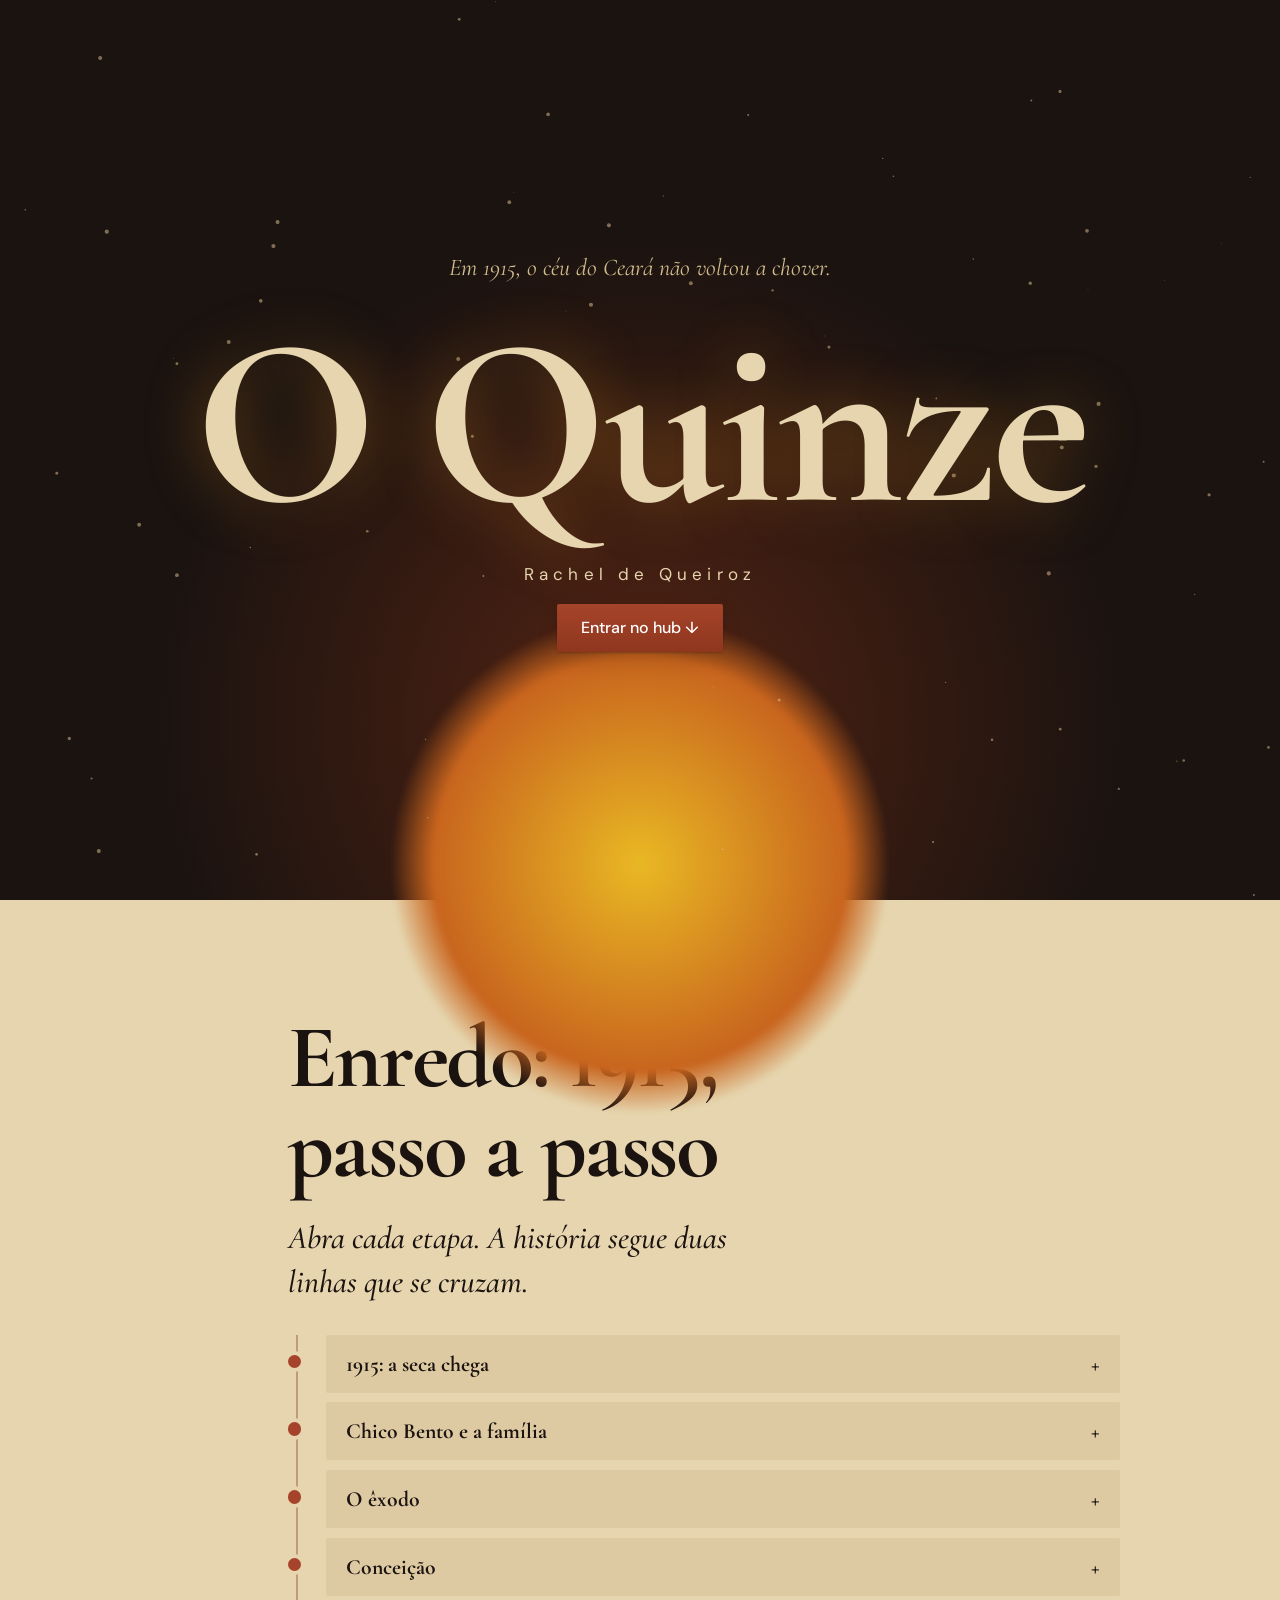
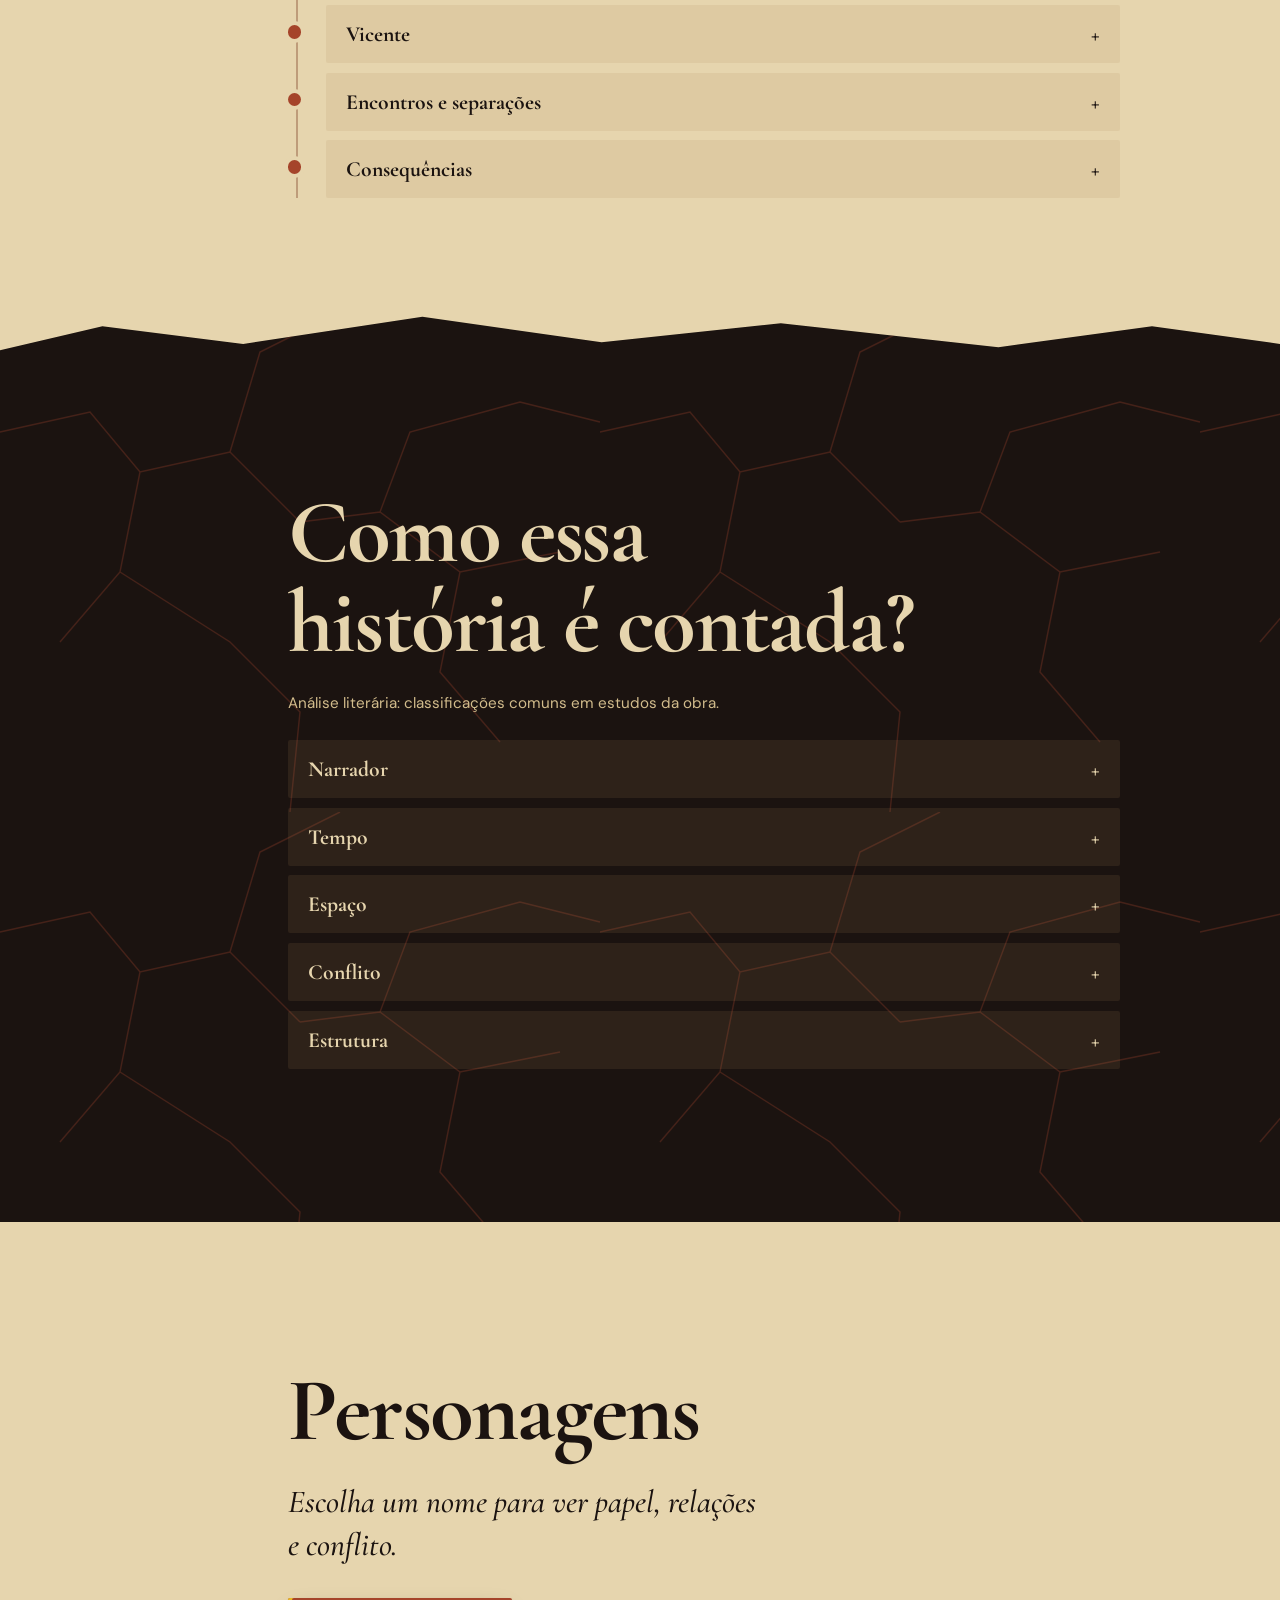
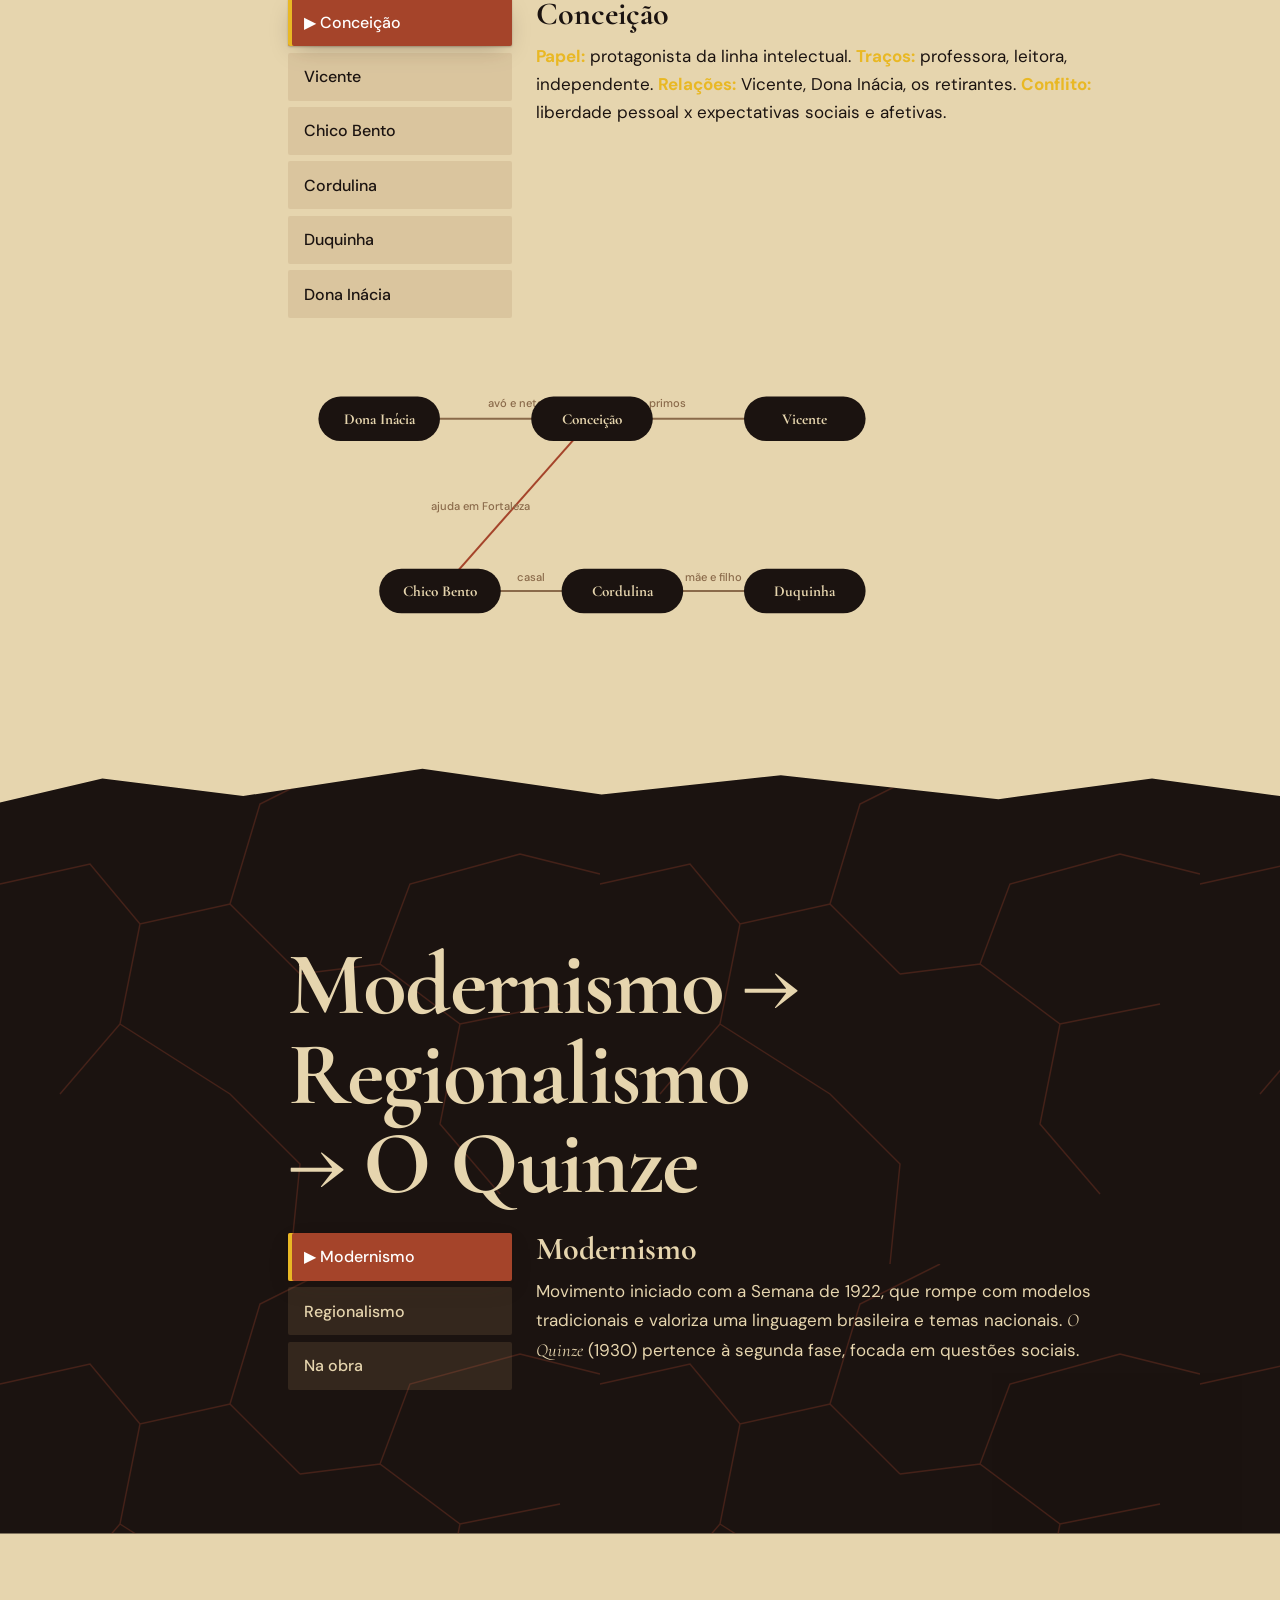
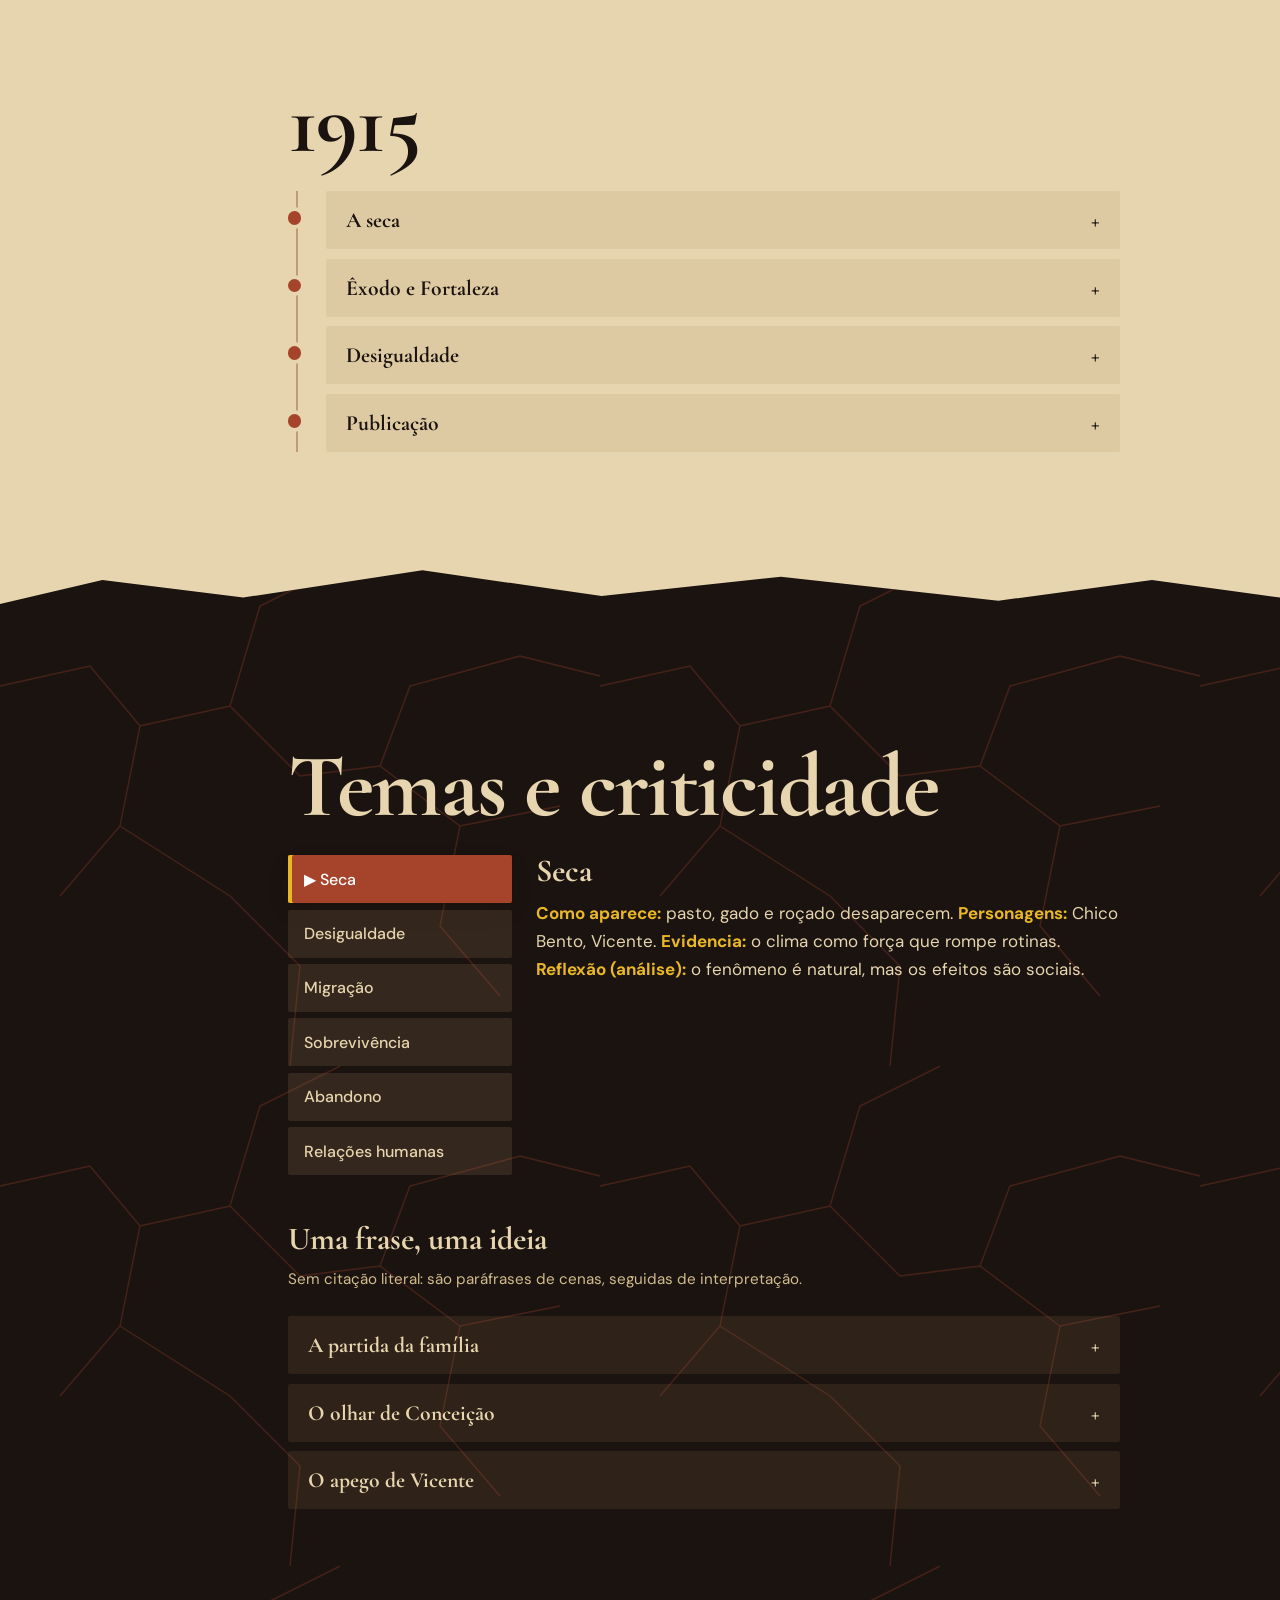
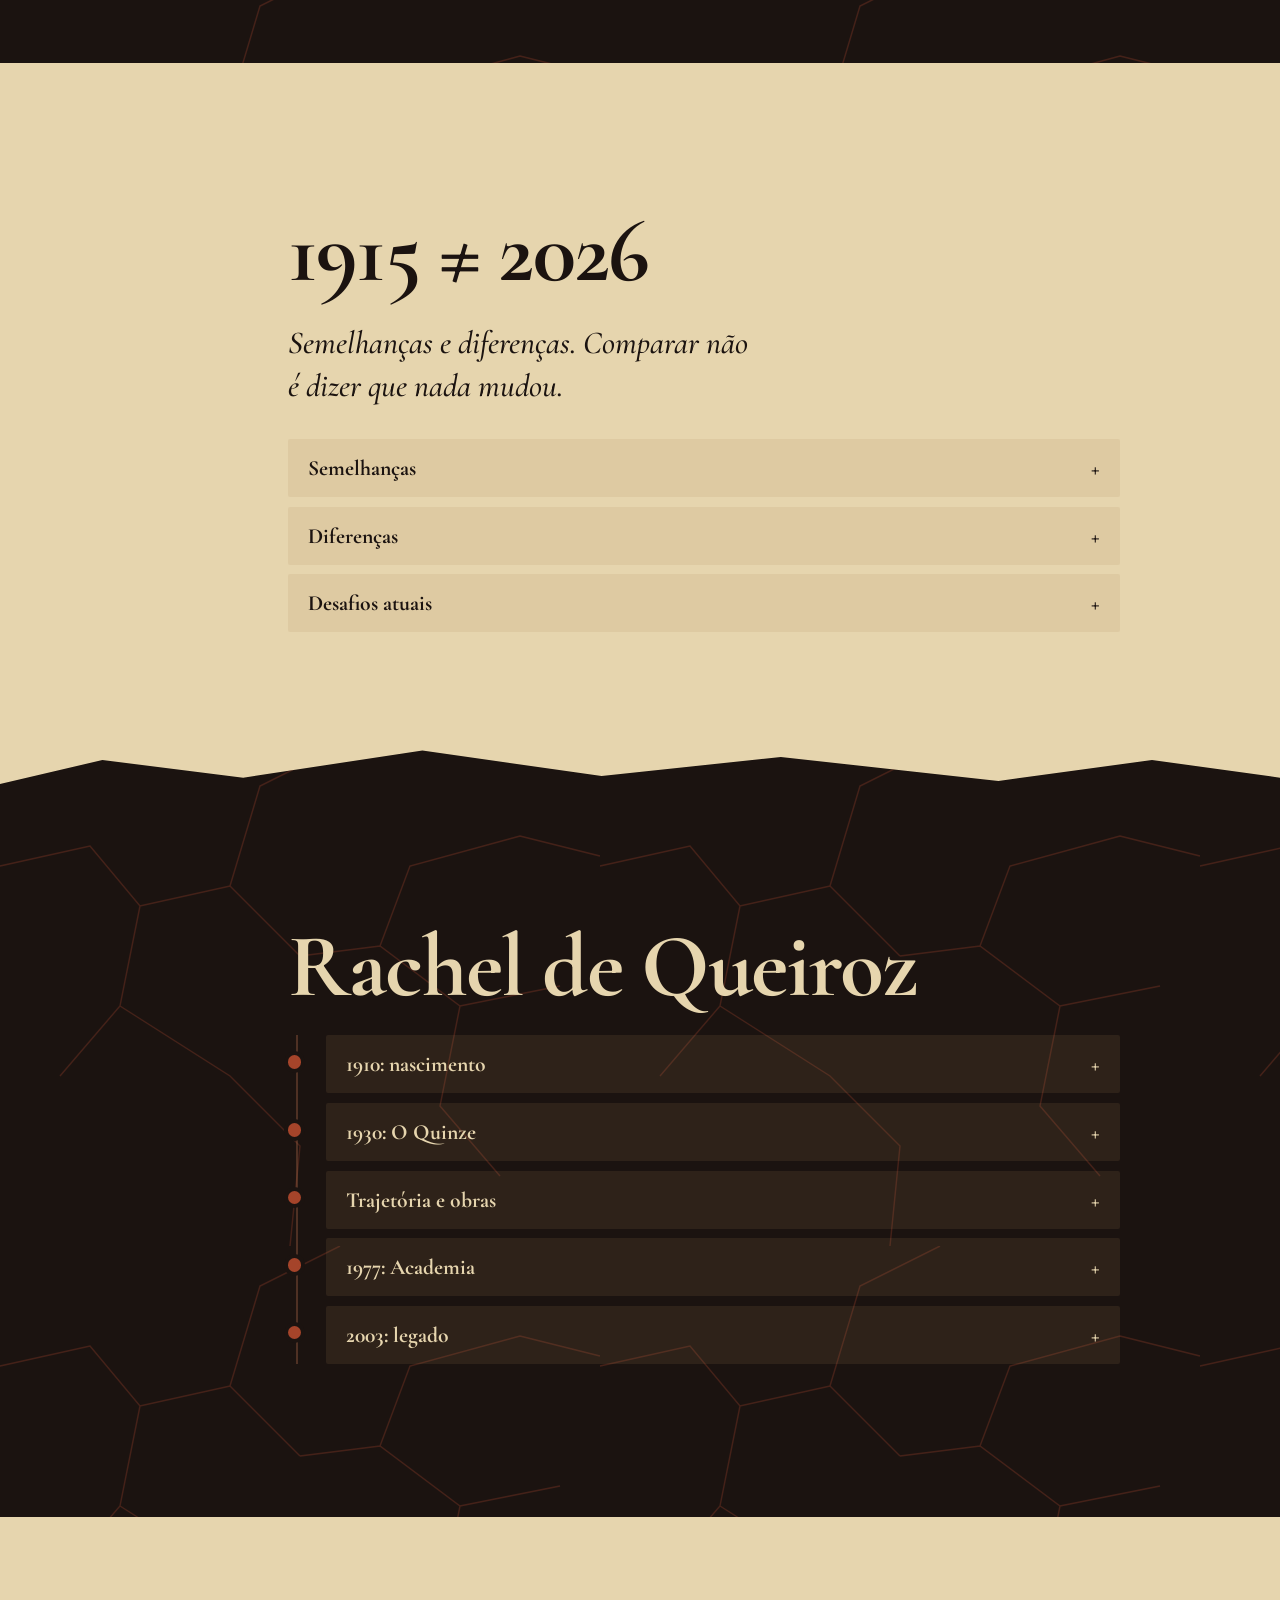
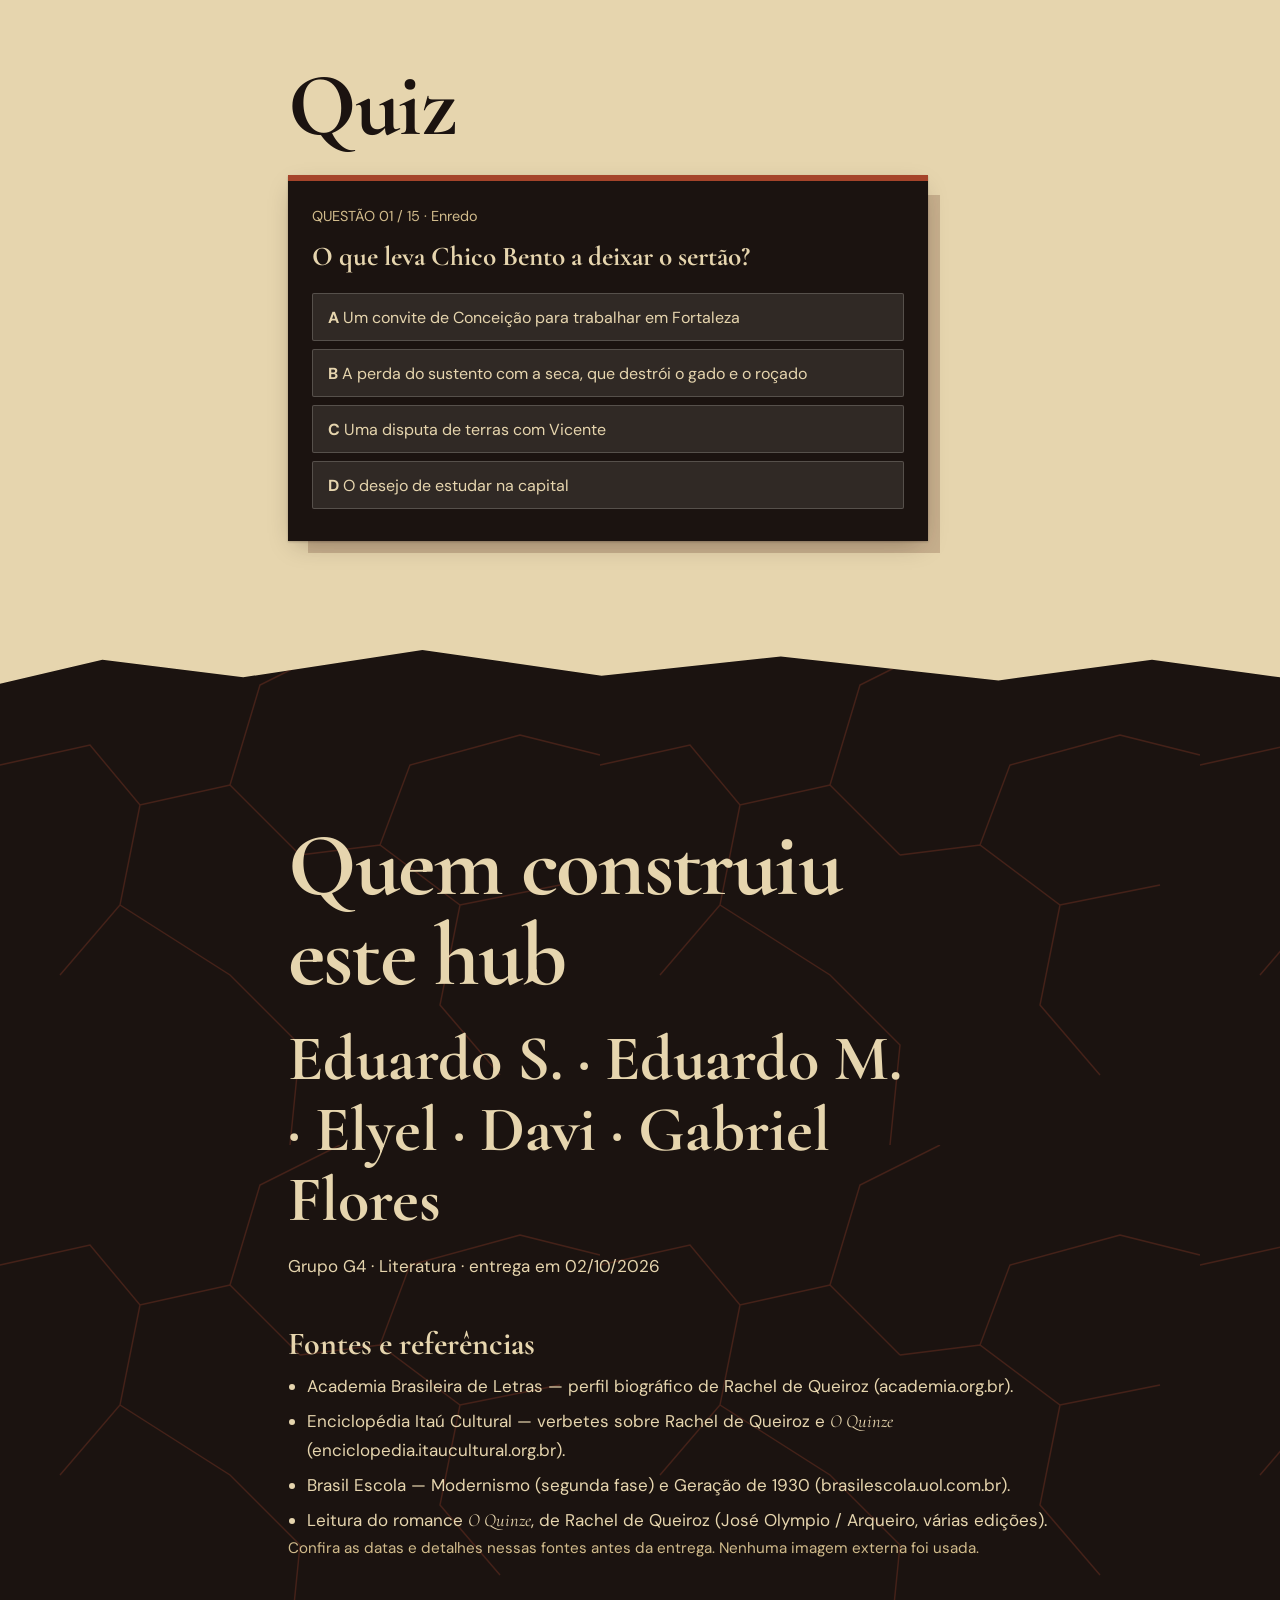
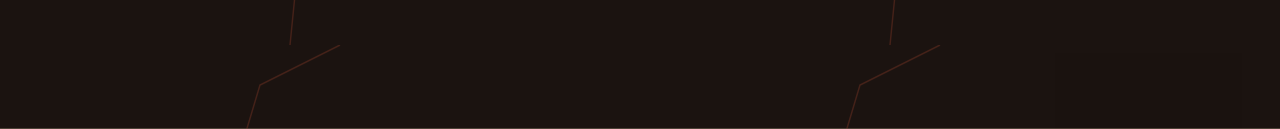
<file: index.html>
<!DOCTYPE html>
<html lang="pt-BR">
<head>
<meta charset="utf-8">
<meta name="viewport" content="width=device-width, initial-scale=1, viewport-fit=cover">
<title>O Quinze — Hub literário · Grupo G4</title>
<meta name="description" content="Hub interativo sobre O Quinze, de Rachel de Queiroz.">
<!-- CDN: Google Fonts (Cormorant Garamond = títulos, DM Sans = interface). Sem fallback de rede, o navegador usa serif/sans-serif. -->
<link rel="preconnect" href="https://fonts.googleapis.com">
<link rel="preconnect" href="https://fonts.gstatic.com" crossorigin>
<link href="https://fonts.googleapis.com/css2?family=Cormorant+Garamond:ital,wght@0,500;0,700;1,500&family=DM+Sans:wght@400;500;700&display=swap" rel="stylesheet">
<link rel="stylesheet" href="style.css">
</head>
<body class="locked">

<!-- ABERTURA -->
<div id="intro" role="dialog" aria-label="Abertura">
  <canvas id="dust" aria-hidden="true"></canvas>
  <p class="intro-line">Em 1915, o céu do Ceará não voltou a chover.</p>
  <h1>O Quinze</h1>
  <p class="intro-author">Rachel de Queiroz</p>
  <button id="enter" class="btn">Entrar no hub ↓</button>
</div>

<!-- ÍNDICE LATERAL (vira barra inferior no mobile) -->
<nav id="rail" aria-label="Capítulos">
  <div id="progress" aria-hidden="true"></div>
  <ol>
    <li><a href="#obra">01 <span>A obra</span></a></li>
    <li><a href="#enredo">02 <span>Enredo</span></a></li>
    <li><a href="#narrativa">03 <span>Quem narra</span></a></li>
    <li><a href="#personagens">04 <span>Personagens</span></a></li>
    <li><a href="#escola">05 <span>Modernismo</span></a></li>
    <li><a href="#contexto">06 <span>1915</span></a></li>
    <li><a href="#temas">07 <span>Temas</span></a></li>
    <li><a href="#hoje">08 <span>Hoje</span></a></li>
    <li><a href="#autora">09 <span>A autora</span></a></li>
    <li><a href="#quiz">10 <span>Quiz</span></a></li>
    <li><a href="#fontes">11 <span>Fontes</span></a></li>
  </ol>
</nav>

<main>
  <section id="obra" class="dark">
    <div class="big15" aria-hidden="true"><span id="count">0</span></div>
    <div class="wrap">
      <h2>A obra</h2>
      <p class="lead"><i>O Quinze</i>, romance de estreia de Rachel de Queiroz, foi publicado em 1930. O título remete à grande seca de 1915 no Ceará, que serve de pano de fundo para a história.</p>
      <dl class="facts">
        <div><dt>Autora</dt><dd>Rachel de Queiroz (1910–2003)</dd></div>
        <div><dt>Publicação</dt><dd>1930</dd></div>
        <div><dt>Gênero</dt><dd>Romance regionalista</dd></div>
        <div><dt>Espaço</dt><dd>Sertão cearense e Fortaleza</dd></div>
      </dl>
      <p>Por que importa: é um marco do romance social nordestino e da chamada Geração de 1930, que passou a tratar a seca, a pobreza e a desigualdade como problemas humanos e sociais, não como paisagem exótica.</p>
    </div>
  </section>

  <section id="enredo"><div class="wrap"><h2>Enredo: 1915, passo a passo</h2>
    <p class="lead">Abra cada etapa. A história segue duas linhas que se cruzam.</p>
    <div data-render="enredo"></div></div></section>

  <section id="narrativa" class="dark"><div class="wrap"><h2>Como essa história é contada?</h2>
    <p class="note">Análise literária: classificações comuns em estudos da obra.</p>
    <div data-render="narrativa"></div></div></section>

  <section id="personagens"><div class="wrap"><h2>Personagens</h2>
    <p class="lead">Escolha um nome para ver papel, relações e conflito.</p>
    <div data-render="personagens" class="split"></div>
    <svg id="relmap" viewBox="0 0 600 290" role="group" aria-label="Mapa de relações. Clique em um nome para abrir a personagem.">
  <g stroke-width="2" stroke="currentColor" fill="none">
    <line pathLength="1" x1="150" y1="60" x2="300" y2="60"/><line pathLength="1" x1="300" y1="60" x2="450" y2="60"/>
    <line pathLength="1" x1="300" y1="60" x2="150" y2="230" class="soft"/>
    <line pathLength="1" x1="150" y1="230" x2="330" y2="230"/><line pathLength="1" x1="330" y1="230" x2="510" y2="230"/>
  </g>
  <g class="lab"><text x="225" y="48">avó e neta</text><text x="375" y="48">primos</text><text x="190" y="150">ajuda em Fortaleza</text><text x="240" y="220">casal</text><text x="420" y="220">mãe e filho</text></g>
  <g class="node" data-i="5" tabindex="0" role="button" aria-label="Ver Dona Inácia"><rect x="30" y="38" width="120" height="44" rx="22"/><text x="90" y="65">Dona Inácia</text></g>
  <g class="node" data-i="0" tabindex="0" role="button" aria-label="Ver Conceição"><rect x="240" y="38" width="120" height="44" rx="22"/><text x="300" y="65">Conceição</text></g>
  <g class="node" data-i="1" tabindex="0" role="button" aria-label="Ver Vicente"><rect x="450" y="38" width="120" height="44" rx="22"/><text x="510" y="65">Vicente</text></g>
  <g class="node" data-i="2" tabindex="0" role="button" aria-label="Ver Chico Bento"><rect x="90" y="208" width="120" height="44" rx="22"/><text x="150" y="235">Chico Bento</text></g>
  <g class="node" data-i="3" tabindex="0" role="button" aria-label="Ver Cordulina"><rect x="270" y="208" width="120" height="44" rx="22"/><text x="330" y="235">Cordulina</text></g>
  <g class="node" data-i="4" tabindex="0" role="button" aria-label="Ver Duquinha"><rect x="450" y="208" width="120" height="44" rx="22"/><text x="510" y="235">Duquinha</text></g>
</svg></div></section>

  <section id="escola" class="dark"><div class="wrap"><h2>Modernismo → Regionalismo → O Quinze</h2>
    <div data-render="escola" class="split"></div></div></section>

  <section id="contexto"><div class="wrap"><h2>1915</h2>
    <div data-render="contexto"></div></div></section>

  <section id="temas" class="dark"><div class="wrap"><h2>Temas e criticidade</h2>
    <div data-render="temas" class="split"></div>
    <h3>Uma frase, uma ideia</h3>
    <p class="note">Sem citação literal: são paráfrases de cenas, seguidas de interpretação.</p>
    <div data-render="frases"></div></div></section>

  <section id="hoje"><div class="wrap"><h2>1915 ≠ 2026</h2>
    <p class="lead">Semelhanças e diferenças. Comparar não é dizer que nada mudou.</p>
    <div data-render="hoje"></div></div></section>

  <section id="autora" class="dark"><div class="wrap"><h2>Rachel de Queiroz</h2>
    <div data-render="autora"></div></div></section>

  <section id="quiz"><div class="wrap"><h2>Quiz</h2>
    <div id="quizbox" aria-live="polite"></div></div></section>

  <section id="fontes" class="dark"><div class="wrap">
    <h2>Quem construiu este hub</h2>
    <p class="team">Eduardo S. · Eduardo M. · Elyel · Davi · Gabriel Flores</p>
    <p>Grupo G4 · Literatura · entrega em 02/10/2026</p>
    <h3>Fontes e referências</h3>
    <ul class="src">
      <li>Academia Brasileira de Letras — perfil biográfico de Rachel de Queiroz (academia.org.br).</li>
      <li>Enciclopédia Itaú Cultural — verbetes sobre Rachel de Queiroz e <i>O Quinze</i> (enciclopedia.itaucultural.org.br).</li>
      <li>Brasil Escola — Modernismo (segunda fase) e Geração de 1930 (brasilescola.uol.com.br).</li>
      <li>Leitura do romance <i>O Quinze</i>, de Rachel de Queiroz (José Olympio / Arqueiro, várias edições).</li>
    </ul>
    <p class="note">Confira as datas e detalhes nessas fontes antes da entrega. Nenhuma imagem externa foi usada.</p>
  </div></section>
</main>
<script src="script.js"></script>
</body>
</html>
</file>
<file: style.css>
/* ===== TOKENS: edite as cores aqui ===== */
:root{
  --paper:#E6D5AE; --sand:#D2BC8C; --terra:#A5442A; --ink:#1B1310; --dust:#8A6A4A; --sun:#E9B824;
  --serif:"Cormorant Garamond",Georgia,serif; --sans:"DM Sans",system-ui,sans-serif;
  --ease:cubic-bezier(0.16,1,0.3,1); --shadow:0 1px 2px hsl(20 40% 10%/.25),0 8px 24px -8px hsl(20 40% 10%/.35);
}
*{box-sizing:border-box;margin:0}
html{scroll-behavior:smooth;scroll-padding-top:1rem;-webkit-text-size-adjust:100%}
body{font:400 1.0625rem/1.65 var(--sans);background:var(--paper);color:var(--ink);touch-action:manipulation;-webkit-tap-highlight-color:transparent}
body.locked{overflow:hidden}
/* grão de papel */
body::after{content:"";position:fixed;inset:0;pointer-events:none;opacity:.12;mix-blend-mode:multiply;
  background:url("data:image/svg+xml,%3Csvg xmlns='http://www.w3.org/2000/svg' width='160' height='160'%3E%3Cfilter id='n'%3E%3CfeTurbulence baseFrequency='.8'/%3E%3C/filter%3E%3Crect width='160' height='160' filter='url(%23n)'/%3E%3C/svg%3E")}
h1,h2,h3{font-family:var(--serif);font-weight:700;line-height:1}
h2{font-size:clamp(2.4rem,6vw,5rem);margin-bottom:1.5rem;max-width:16ch}
h3{font-size:2rem;margin:3rem 0 .75rem}
i{font-family:var(--serif);font-size:1.08em}
a,button,summary{cursor:pointer}
:focus-visible{outline:3px solid var(--sun);outline-offset:3px}

/* abertura */
#intro{position:fixed;inset:0;z-index:50;background:var(--ink);color:var(--paper);display:grid;place-content:center;justify-items:center;gap:1rem;text-align:center;padding:2rem;
  transition:opacity .3s var(--ease),transform .3s var(--ease)}
#intro.out{opacity:0;transform:scale(1.06);pointer-events:none}
#intro h1{font-size:clamp(4.5rem,20vw,15rem);letter-spacing:-.02em;animation:rise .3s var(--ease) 1.2s backwards}
.intro-line{font-family:var(--serif);font-style:italic;font-size:1.5rem;color:var(--sand);animation:rise .3s var(--ease) .3s backwards}
.intro-author{letter-spacing:.3em;animation:rise .3s var(--ease) 1.4s backwards}
#enter{animation:rise .3s var(--ease) 1.7s backwards}
@keyframes rise{from{opacity:0;transform:translateY(12px)}}
.btn{font:500 1rem var(--sans);min-height:48px;padding:.75rem 1.5rem;border:0;border-radius:2px;background:var(--terra);color:#fff;
  box-shadow:var(--shadow);transition:transform .15s var(--ease),filter .15s}
.btn:hover{filter:brightness(1.12)}.btn:active{transform:scale(.97)}

/* índice lateral */
#rail{position:fixed;z-index:20;left:0;top:0;bottom:0;padding:1.5rem 1rem;display:flex;background:transparent}
#rail ol{list-style:none;padding:0;display:grid;align-content:center;gap:.25rem}
#rail a{display:flex;gap:.75rem;align-items:baseline;color:var(--ink);text-decoration:none;font:700 .95rem var(--sans);
  padding:.35rem .6rem;border-radius:2px;background:hsl(40 40% 88%/.85);transition:transform .2s var(--ease)}
#rail a span{max-width:0;overflow:hidden;white-space:nowrap;font-weight:400;transition:max-width .25s var(--ease)}
#rail a:hover span,#rail a:focus-visible span,#rail a.on span{max-width:9rem}
#rail a.on{background:var(--terra);color:#fff;transform:translateX(6px)}
#progress{position:absolute;left:0;top:0;width:4px;height:0;background:var(--sun)}

/* seções */
section{position:relative;padding:clamp(5rem,12vw,9rem) 1.25rem;overflow:hidden}
.wrap{max-width:52rem;margin-left:max(5.5rem,calc(50% - 22rem));margin-right:auto}
section.dark{background:var(--ink);color:var(--paper)}
.lead{font-family:var(--serif);font-size:clamp(1.4rem,3vw,2rem);line-height:1.35;margin-bottom:2rem;max-width:34ch}
.note{font-size:.95rem;color:var(--dust);margin-bottom:1.5rem}
.dark .note{color:var(--sand)}
p+p,dl+p{margin-top:1rem}
.big15{position:absolute;right:-2vw;top:-4vw;font:700 clamp(14rem,45vw,36rem)/.8 var(--serif);color:var(--terra);opacity:.9;pointer-events:none}
.facts{display:grid;grid-template-columns:repeat(auto-fit,minmax(12rem,1fr));gap:1.25rem;margin:2rem 0}
.facts dt{font-size:.85rem;color:var(--sun)}.facts dd{font:700 1.4rem var(--serif)}

/* acordeão nativo */
details{border-radius:2px;background:hsl(30 30% 50%/.13);margin-bottom:.6rem;transition:background .2s}
details[open]{background:hsl(30 30% 50%/.24)}
summary{padding:1rem 1.25rem;font:700 1.35rem var(--serif);list-style:none;min-height:48px}
summary::-webkit-details-marker{display:none}
summary::after{content:"+";float:right;transition:transform .2s var(--ease)}
details[open] summary::after{transform:rotate(45deg)}
details>div{padding:0 1.25rem 1.25rem;animation:rise .2s var(--ease)}

/* abas */
.split{display:grid;grid-template-columns:minmax(10rem,14rem) 1fr;gap:1.5rem;align-items:start}
.tabs{display:grid;gap:.4rem}
.tabs button{font:500 1rem var(--sans);text-align:left;min-height:48px;padding:.6rem 1rem;border:0;border-radius:2px;background:hsl(30 30% 50%/.18);color:inherit;
  transition:transform .15s var(--ease),background .15s}
.tabs button:hover{background:hsl(30 30% 50%/.32)}
.tabs button[aria-selected=true]{background:var(--terra);color:#fff;box-shadow:var(--shadow)}
.tabs button[aria-selected=true]::before{content:"▶ "}
.panel h3{margin:0 0 .75rem}
.panel b{color:var(--sun)}
.panel{animation:rise .2s var(--ease)}
.map{margin-top:2rem;font-size:.95rem;color:var(--dust);max-width:none}
.team{font:700 clamp(2rem,6vw,4rem)/1.1 var(--serif);max-width:20ch}
.src{padding-left:1.2rem;display:grid;gap:.4rem}

/* quiz */
#quizbox{max-width:40rem;padding:1.5rem;background:var(--ink);color:var(--paper);box-shadow:var(--shadow)}
.q-meta{font-size:.9rem;color:var(--sand)}
.q-text{font:700 1.7rem/1.2 var(--serif);margin:.75rem 0 1.25rem}
.opt{display:block;width:100%;text-align:left;font:400 1rem var(--sans);min-height:48px;padding:.75rem 1rem;margin-bottom:.5rem;border:0;border-radius:2px;
  background:hsl(40 30% 90%/.1);color:inherit;box-shadow:inset 0 0 0 1px hsl(40 30% 90%/.2);transition:transform .15s var(--ease),background .15s}
.opt:hover:not(:disabled){background:hsl(40 30% 90%/.2)}.opt:active:not(:disabled){transform:scale(.98)}
.opt.ok{background:#2f5d3a;box-shadow:none}.opt.no{background:#7a2317;box-shadow:none}
.opt.ok::after{content:" ✓ correta"}.opt.no::after{content:" ✗ sua escolha"}
.fb{margin:1rem 0;padding:1rem;background:hsl(40 30% 90%/.1);border-left:4px solid var(--sun);animation:rise .2s var(--ease)}
.bar{display:grid;grid-template-columns:8.5rem 1fr 3rem;gap:.75rem;align-items:center;margin:.4rem 0;font-size:.9rem}
.bar i{display:block;height:.7rem;background:var(--terra);transform-origin:left;animation:grow .3s var(--ease) backwards}
@keyframes grow{from{transform:scaleX(0)}}
.big{font:700 5rem/1 var(--serif);color:var(--sun)}

.rv{opacity:0;transform:translateY(16px);transition:opacity .3s var(--ease),transform .3s var(--ease)}
.rv.in{opacity:1;transform:none}

/* tablet/mobile: índice vira barra inferior */
@media (max-width:820px){
  #rail{inset:auto 0 0 0;padding:0 0 env(safe-area-inset-bottom);background:var(--ink)}
  #rail ol{display:flex;overflow-x:auto;gap:.25rem;padding:.5rem}
  #rail a{white-space:nowrap;min-height:44px;align-items:center}
  #rail a span{max-width:none;display:none}#rail a.on span{display:inline}
  #progress{display:none}
  .wrap{margin:0 auto}.split{grid-template-columns:1fr}.tabs{grid-template-columns:repeat(auto-fit,minmax(9rem,1fr))}
  section{padding-bottom:7rem}
  input,button,select{font-size:16px}
}
@media (prefers-reduced-motion:reduce){
  *,*::before,*::after{animation:none!important;transition:none!important;scroll-behavior:auto!important}
  .rv{opacity:1;transform:none}
}

/* ===== ACABAMENTO VISUAL (v2) ===== */
::selection{background:var(--sun);color:var(--ink)}
main{counter-reset:s}
section{counter-increment:s}
/* numeral de capítulo em contorno, no canto */
section::before{content:counter(s,decimal-leading-zero);position:absolute;right:3vw;bottom:-1.5rem;font:700 clamp(8rem,22vw,18rem)/1 var(--serif);
  color:transparent;-webkit-text-stroke:1px currentColor;opacity:.14;pointer-events:none}
/* terra rachada nas seções escuras + borda irregular */
section.dark{background-color:var(--ink);margin-top:-2.5rem;padding-top:calc(clamp(5rem,12vw,9rem) + 2rem);
  background-image:url("data:image/svg+xml,%3Csvg xmlns='http://www.w3.org/2000/svg' width='600' height='500' fill='none' stroke='%23A5442A' stroke-width='1.4' stroke-opacity='.3'%3E%3Cpath d='M0 120L90 100L140 160L230 140L300 210M140 160L120 260L60 330M300 210L380 200L460 260L560 240M460 260L440 360L500 430M230 140L260 40L340 0M120 260L230 330L300 400L290 500M380 200L410 120L520 90L600 110'/%3E%3C/svg%3E");
  clip-path:polygon(0 2.4rem,8% .9rem,19% 2rem,33% .3rem,47% 1.9rem,61% .7rem,78% 2.2rem,90% .9rem,100% 2rem,100% 100%,0 100%)}
#obra{margin-top:0;clip-path:none;padding-top:clamp(5rem,12vw,9rem)}
/* sol sertanejo */
#obra::after{content:"";position:absolute;left:-7rem;bottom:-9rem;width:24rem;aspect-ratio:1;border-radius:50%;pointer-events:none;
  background:radial-gradient(circle at 40% 40%,var(--sun),#D9821F 55%,hsl(20 80% 40%/0) 72%);animation:heat 6s ease-in-out infinite alternate}
@keyframes heat{to{transform:scale(1.08)}}
.big15{-webkit-text-stroke:2px var(--sun);color:hsl(12 60% 38%/.85);transform:translateY(calc(var(--py,0) * 1px));will-change:transform}
.wrap{position:relative;z-index:1}
h2{font-size:clamp(2.6rem,7vw,5.6rem);letter-spacing:-.02em;text-wrap:balance}
.lead{font-style:italic;font-weight:500}
.facts{border-top:1px solid hsl(40 40% 80%/.25);padding-top:1.5rem}
.facts dt{font-size:.8rem;letter-spacing:.1em;text-transform:uppercase}

/* abertura cinematográfica */
#intro{background:radial-gradient(circle at var(--mx,50%) var(--my,80%),hsl(15 70% 28%/.6),transparent 50%),var(--ink)}
#intro::before{content:"";position:absolute;left:50%;bottom:-24vmin;width:56vmin;aspect-ratio:1;border-radius:50%;translate:-50% 0;
  background:radial-gradient(circle,var(--sun),#C8651E 58%,transparent 70%);filter:blur(2px);animation:sunrise 1.8s var(--ease) backwards}
@keyframes sunrise{from{transform:translateY(35vmin);opacity:0}}
#intro>*{position:relative;z-index:1}#intro>canvas{position:absolute;inset:0;z-index:0;width:100%;height:100%}
#intro h1{text-shadow:0 0 60px hsl(35 90% 55%/.35)}

/* linha do tempo: trilho e marcadores */
[data-render=enredo],[data-render=contexto],[data-render=autora]{border-left:2px solid hsl(20 40% 40%/.45);padding-left:1.75rem;margin-left:.5rem}
[data-render=enredo] details,[data-render=contexto] details,[data-render=autora] details{position:relative}
[data-render=enredo] details::before,[data-render=contexto] details::before,[data-render=autora] details::before{content:"";position:absolute;left:-2.4rem;top:1.25rem;
  width:.85rem;height:.85rem;border-radius:50%;background:var(--terra);box-shadow:0 0 0 4px var(--ringc,var(--paper));transition:transform .2s var(--ease),background .2s}
details[open]::before{background:var(--sun)!important;transform:scale(1.35)}
.dark{--ringc:var(--ink)}
summary{transition:transform .2s var(--ease)}summary:hover{transform:translateX(4px)}

/* mapa de relações */
#relmap{width:100%;max-width:38rem;margin-top:2.5rem;color:var(--dust);overflow:visible}
#relmap line{stroke-dasharray:1;stroke-dashoffset:1;transition:stroke-dashoffset .3s var(--ease)}
#relmap.in line{stroke-dashoffset:0}#relmap line.soft{stroke:var(--terra)}
#relmap .lab text{font:500 11px var(--sans);fill:var(--dust);text-anchor:middle}
#relmap .node{cursor:pointer;outline:none}
#relmap .node rect{fill:var(--ink);transition:fill .15s}
#relmap .node text{font:700 15px var(--serif);fill:var(--paper);text-anchor:middle}
#relmap .node:hover rect,#relmap .node:focus-visible rect{fill:var(--terra)}
#relmap .node:focus-visible rect{stroke:var(--sun);stroke-width:3}

/* quiz e abas */
#quizbox{border-top:6px solid var(--terra);box-shadow:var(--shadow),16px 16px 0 -4px hsl(20 40% 30%/.25)}
.tabs button[aria-selected=true]{box-shadow:var(--shadow),inset 4px 0 0 var(--sun)}
.btn{background:linear-gradient(var(--terra),#8F361F)}
@media (max-width:820px){section::before{font-size:7rem;bottom:4rem}#obra::after{width:16rem}}
</file>
